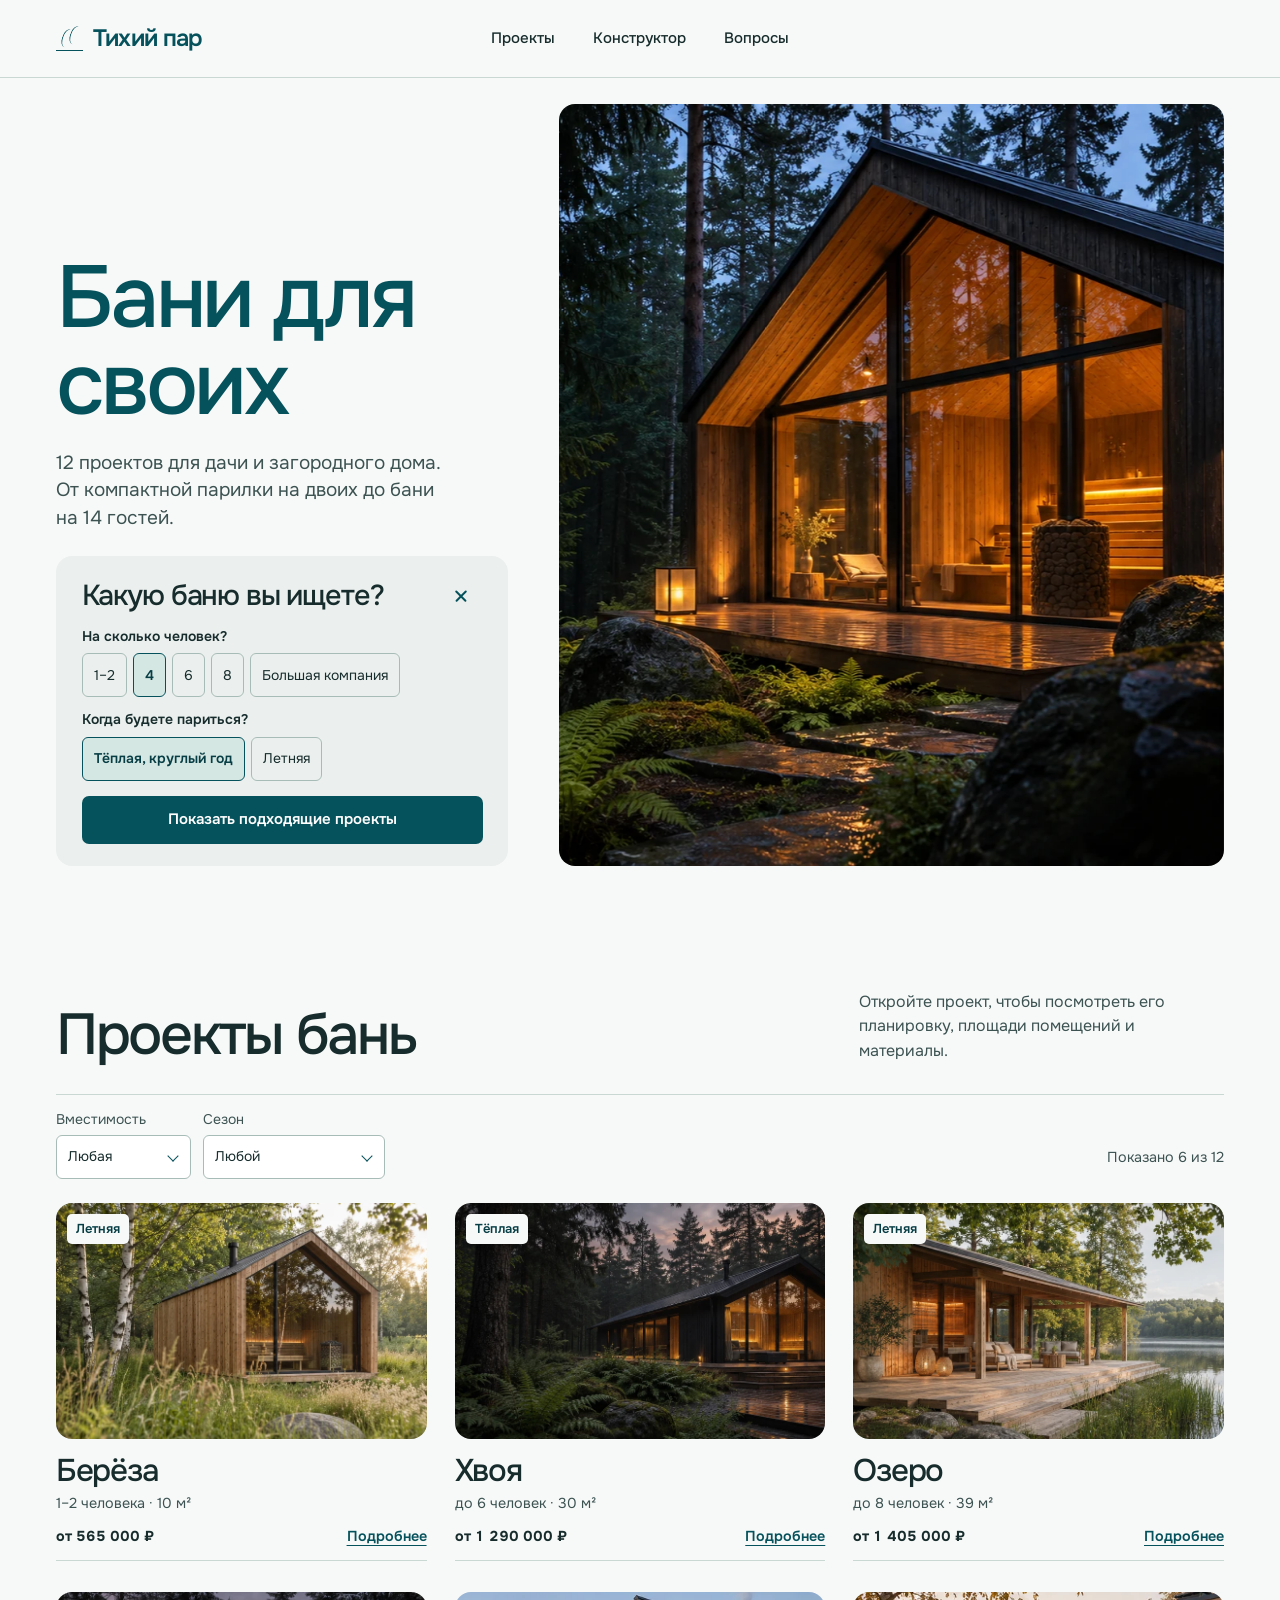
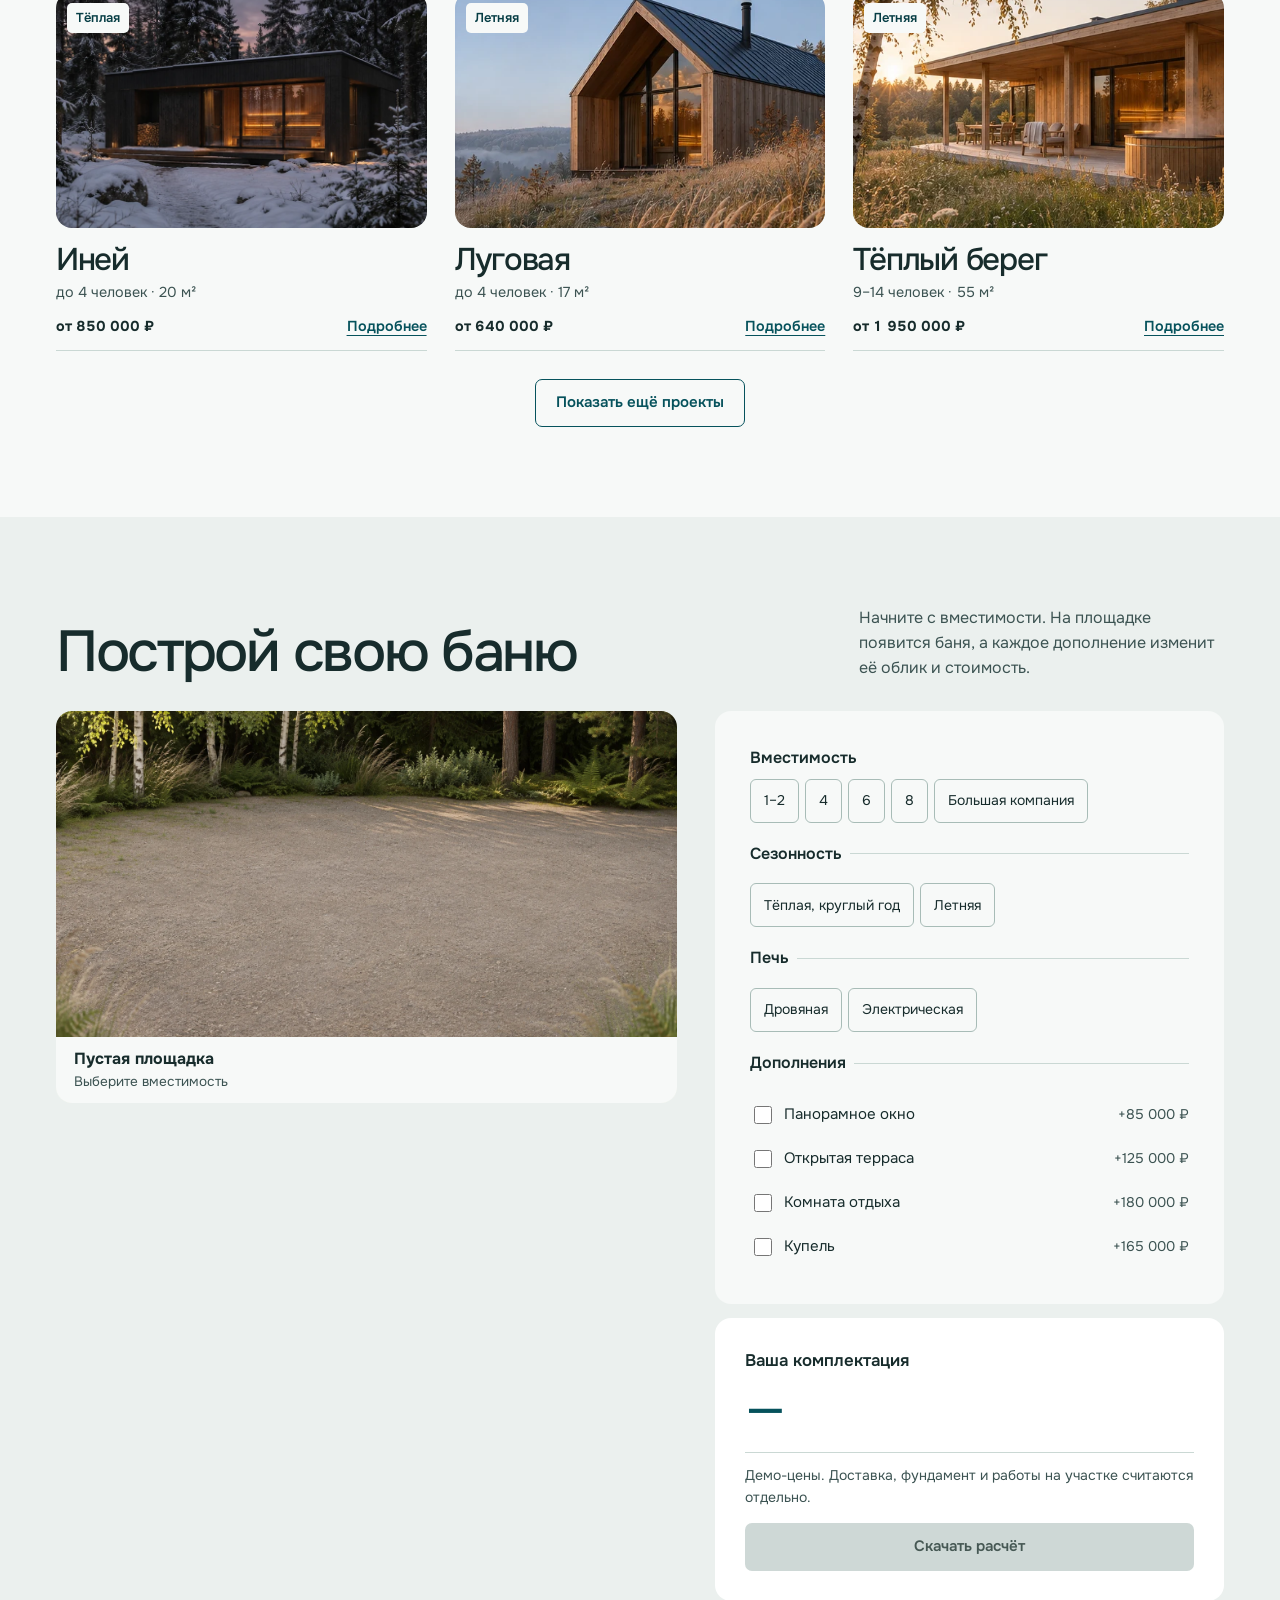
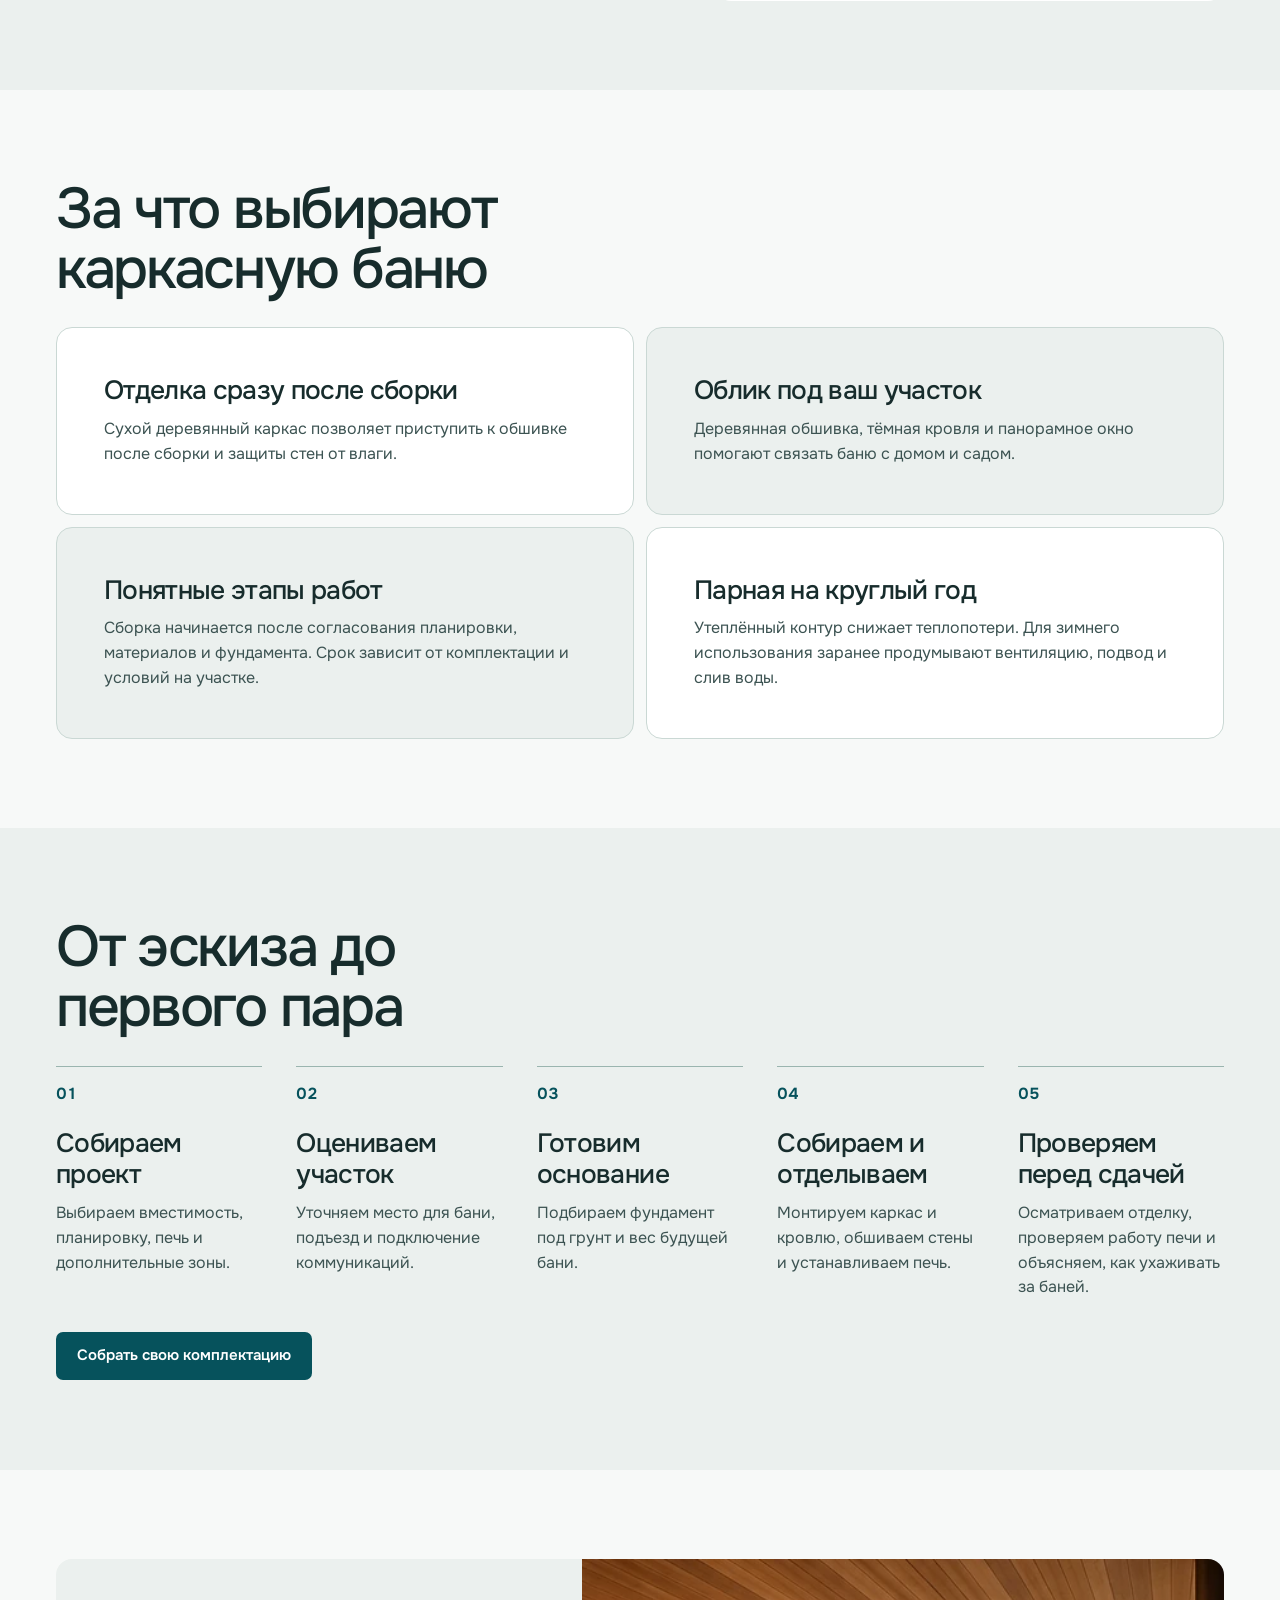
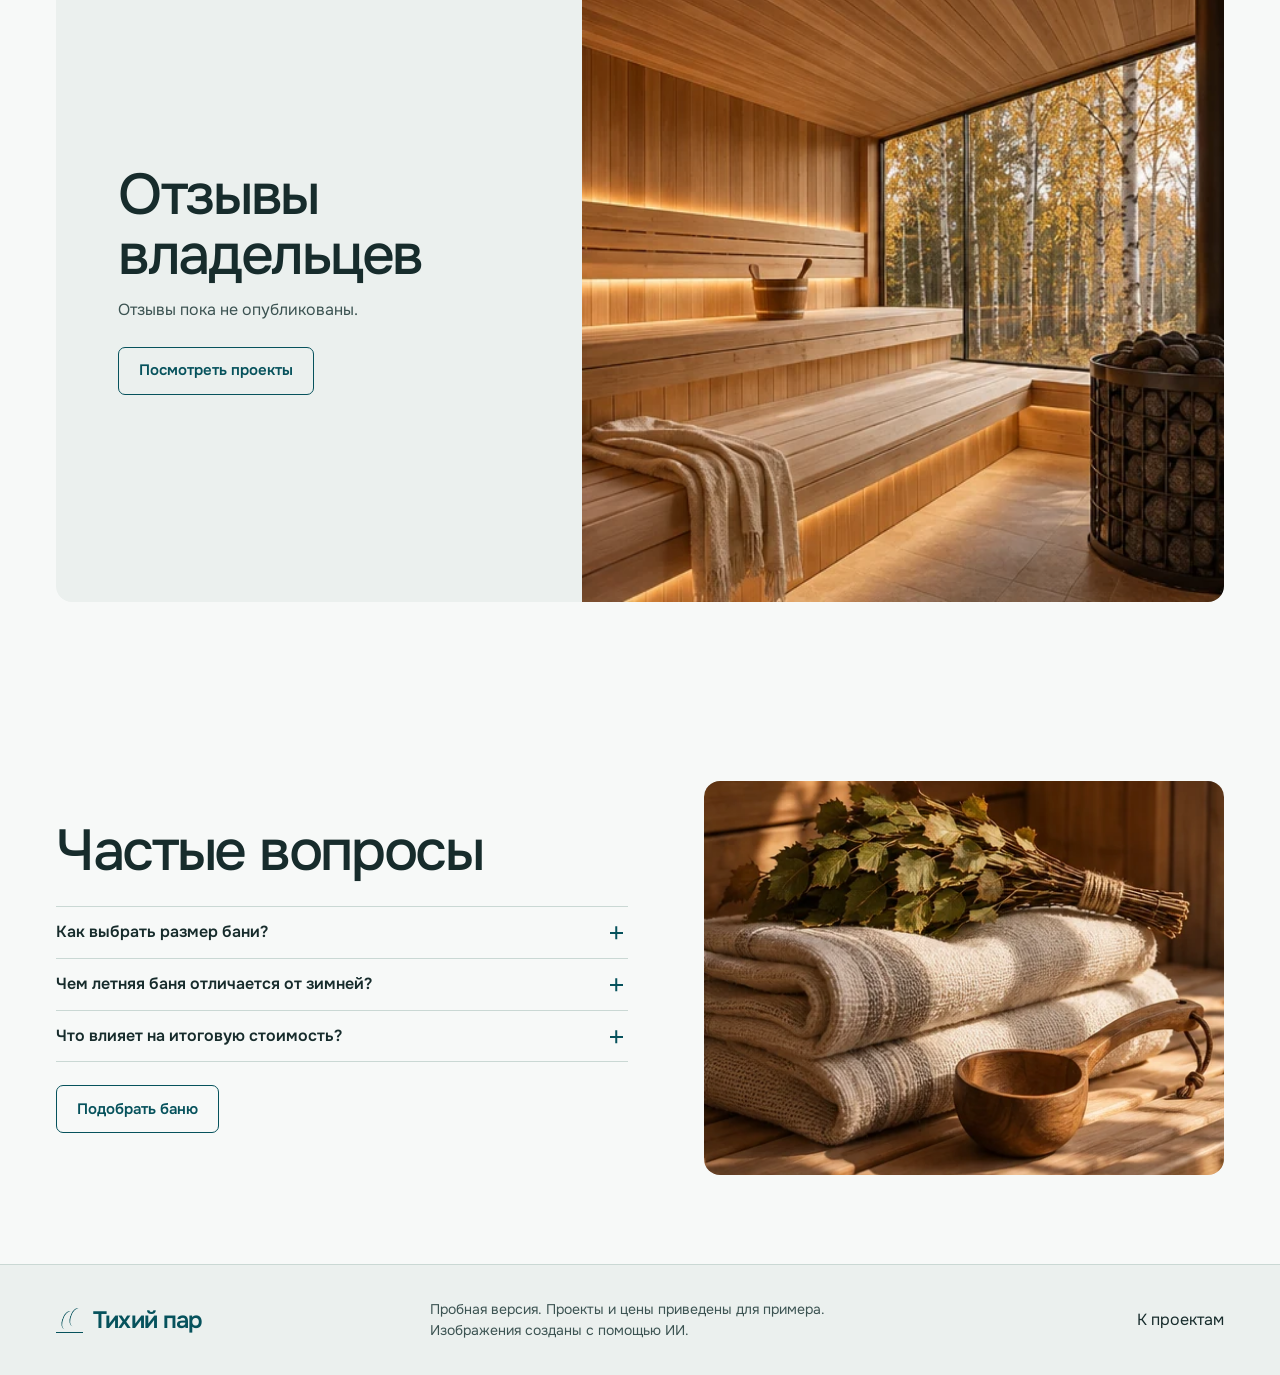
<file: index.html>
<!doctype html>
<html lang="ru" data-type="product" data-radius="soft" data-buttons="solid">
<head>
  <meta charset="utf-8">
  <meta name="viewport" content="width=device-width, initial-scale=1">
  <meta name="theme-color" content="#f7f9f8">
  <meta name="page-type" content="product">
  <meta name="site-kind" content="other">
  <meta name="description" content="Подберите проект бани для дачи, семьи или большой компании и рассчитайте свою комплектацию.">
  <title>Тихий пар — бани для жизни за городом</title>
  <link rel="preconnect" href="https://fonts.googleapis.com">
  <link rel="preconnect" href="https://fonts.gstatic.com" crossorigin>
  <meta property="og:title" content="Тихий пар — проекты загородных бань">
  <meta property="og:description" content="12 проектов с планировками и расчёт стоимости вашей бани.">
  <meta property="og:image" content="https://tihiy-par-banya-studio.vocalmacaw258.chatgpt.site/assets/forest.webp">
  <meta name="twitter:card" content="summary_large_image">
  <link rel="icon" href="assets/mark.svg" type="image/svg+xml">
  <link href="https://fonts.googleapis.com/css2?family=Onest:wght@400;500;600;700&display=swap" rel="stylesheet">
  <link rel="stylesheet" href="styles.css">
  <script src="project-details.js" defer></script>
  <script src="construction.js" defer></script>
  <script src="app.js" defer></script>
</head>
<body>
  <a class="skip-link" href="#top">К содержанию</a>
  <header class="header">
    <div class="shell header-inner">
      <a class="brand" href="#top" aria-label="Тихий пар, на главную"><span class="brand-icon" aria-hidden="true"></span>Тихий пар</a>
      <button class="menu-toggle" type="button" aria-expanded="false" aria-controls="navigation">Меню</button>
      <nav id="navigation" class="navigation" aria-label="Основное меню">
        <a href="#catalog">Проекты</a><a href="#builder">Конструктор</a><a href="#faq">Вопросы</a>
      </nav>
    </div>
  </header>
  <main id="top" tabindex="-1">
    <section class="hero" data-enter aria-labelledby="hero-title">
      <div class="shell wrap hero-inner">
        <div class="hero-copy">
          <h1 id="hero-title">Бани для своих</h1>
          <p class="hero-lead">12 проектов для дачи и загородного дома. От компактной парилки на двоих до бани на 14 гостей.</p>
          <button class="button hero-pick" id="hero-pick" type="button" data-quiz hidden>Открыть подбор</button>
        </div>
        <div class="hero-photo">
          <img src="assets/forest.webp" srcset="assets/forest-small.webp 820w, assets/forest.webp 1672w" sizes="(max-width: 620px) calc(100vw - 34px), 1400px" alt="Деревянная баня с тёплым светом в хвойном лесу" width="1672" height="941" fetchpriority="high">
        </div>
        <aside class="quiz" id="quiz" aria-labelledby="quiz-title">
          <div class="quiz-head"><p id="quiz-title">Какую баню вы ищете?</p><button type="button" id="quiz-close" class="icon-button" aria-label="Закрыть подбор"></button></div>
          <form id="quiz-form">
            <fieldset><legend>На сколько человек?</legend><div class="quiz-options" id="quiz-capacity"></div></fieldset>
            <fieldset><legend>Когда будете париться?</legend><div class="quiz-options" id="quiz-season"></div></fieldset>
            <button class="button button-dark quiz-submit" type="submit">Показать подходящие проекты</button>
          </form>
        </aside>
      </div>
    </section>
    <section class="section shell wrap" id="catalog" aria-labelledby="catalog-title">
      <div class="section-heading">
        <h2 id="catalog-title">Проекты бань</h2>
        <p>Откройте проект, чтобы посмотреть его планировку, площади помещений и материалы.</p>
      </div>
      <form id="filters" class="filters" aria-label="Фильтры каталога">
        <div class="filter-selects"><label>Вместимость<select id="catalog-capacity"></select></label><label>Сезон<select id="catalog-season"></select></label></div>
        <div class="filter-actions"><span id="catalog-count" role="status"></span><button type="reset" class="text-button" id="reset-filters">Сбросить</button></div>
      </form>
      <div id="project-grid" class="project-grid"></div>
      <div class="catalog-more"><button id="catalog-more" class="button button-line" type="button">Показать ещё проекты</button></div>
    </section>
    <section class="builder-section" id="builder" aria-labelledby="builder-title">
      <div class="shell wrap section">
        <div class="section-heading">
          <h2 id="builder-title">Построй свою баню</h2>
          <p>Начните с вместимости. На площадке появится баня, а каждое дополнение изменит её облик и стоимость.</p>
        </div>
        <div class="builder-layout">
          <figure class="build-preview">
            <canvas id="build-scene" width="800" height="420" role="img" aria-label="Пустая площадка для бани"></canvas>
            <figcaption><div><strong id="scene-title">Пустая площадка</strong><span id="scene-detail">Выберите вместимость</span></div><button type="button" id="clear-build" class="text-button" hidden>Начать заново</button></figcaption>
          </figure>
          <div class="build-settings">
          <form id="builder-form" class="builder-form">
            <fieldset><legend>Вместимость</legend><div class="build-options" id="builder-capacity"></div></fieldset>
            <fieldset><legend>Сезонность</legend><div class="build-options" id="builder-season"></div></fieldset>
            <fieldset><legend>Печь</legend><div class="build-options" id="builder-stove"></div></fieldset>
            <fieldset><legend>Дополнения</legend><div class="build-extras" id="builder-extras"></div></fieldset>
          </form>
          <aside class="estimate" aria-label="Предварительный расчёт">
            <div class="estimate-body">
              <h3>Ваша комплектация</h3>
              <p id="estimate-total" class="estimate-total" aria-live="polite" aria-atomic="true"></p>
              <ul id="estimate-items" class="estimate-items"></ul>
              <p class="estimate-note">Демо-цены. Доставка, фундамент и работы на участке считаются отдельно.</p>
              <button id="save-estimate" class="button button-dark" type="button">Скачать расчёт</button>
            </div>
          </aside>
          </div>
        </div>
      </div>
    </section>
    <section class="section shell wrap" id="advantages" aria-labelledby="advantages-title">
      <div class="section-heading build-story-heading">
        <h2 id="advantages-title">За что выбирают каркасную баню</h2>
      </div>
      <div class="advantages-grid">
        <article>
          <h3>Отделка сразу после сборки</h3>
          <p>Сухой деревянный каркас позволяет приступить к обшивке после сборки и защиты стен от влаги.</p>
        </article>
        <article>
          <h3>Облик под ваш участок</h3>
          <p>Деревянная обшивка, тёмная кровля и панорамное окно помогают связать баню с домом и садом.</p>
        </article>
        <article>
          <h3>Понятные этапы работ</h3>
          <p>Сборка начинается после согласования планировки, материалов и фундамента. Срок зависит от комплектации и условий на участке.</p>
        </article>
        <article>
          <h3>Парная на круглый год</h3>
          <p>Утеплённый контур снижает теплопотери. Для зимнего использования заранее продумывают вентиляцию, подвод и слив воды.</p>
        </article>
      </div>
    </section>
    <section class="construction-guide" id="process" aria-labelledby="process-title">
      <div class="section shell wrap">
        <div class="section-heading build-story-heading"><h2 id="process-title">От эскиза до первого пара</h2></div>
        <ol class="process-grid">
          <li><h3>Собираем проект</h3><p>Выбираем вместимость, планировку, печь и дополнительные зоны.</p></li>
          <li><h3>Оцениваем участок</h3><p>Уточняем место для бани, подъезд и подключение коммуникаций.</p></li>
          <li><h3>Готовим основание</h3><p>Подбираем фундамент под грунт и вес будущей бани.</p></li>
          <li><h3>Собираем и отделываем</h3><p>Монтируем каркас и кровлю, обшиваем стены и устанавливаем печь.</p></li>
          <li><h3>Проверяем перед сдачей</h3><p>Осматриваем отделку, проверяем работу печи и объясняем, как ухаживать за баней.</p></li>
        </ol>
        <a class="button button-dark process-action" href="#builder">Собрать свою комплектацию</a>
      </div>
    </section>
    <section class="section shell wrap" id="reviews" aria-labelledby="reviews-title">
      <div class="reviews-panel">
        <div class="reviews-copy">
          <h2 id="reviews-title">Отзывы владельцев</h2>
          <p>Отзывы пока не опубликованы.</p>
          <a class="button button-line" href="#catalog">Посмотреть проекты</a>
        </div>
        <img src="assets/interior.webp" alt="Деревянные полки и мягкий свет в парной" loading="lazy" width="840" height="560">
      </div>
    </section>
    <section class="section shell wrap faq" id="faq" aria-labelledby="faq-title">
      <div>
        <h2 id="faq-title">Частые вопросы</h2>
        <details><summary>Как выбрать размер бани?</summary><p>Ориентируйтесь на число людей, которые будут париться одновременно. Для двоих достаточно компактной парной. Для встреч с друзьями пригодится отдельная комната отдыха.</p></details>
        <details><summary>Чем летняя баня отличается от зимней?</summary><p>Для использования в мороз выбирайте утеплённый вариант. Он дольше удерживает тепло. Если нужна вода зимой, её подвод и слив стоит продумать вместе с планировкой.</p></details>
        <details><summary>Что влияет на итоговую стоимость?</summary><p>Площадь, утепление, печь, остекление и дополнительные зоны. Доставка и подготовка участка зависят от места строительства.</p></details>
        <button class="button button-line faq-action" type="button" data-quiz>Подобрать баню</button>
      </div>
      <div class="faq-photo"><img src="assets/ritual.webp" alt="Льняные полотенца, берёзовый веник и деревянный ковш" loading="lazy" width="840" height="560"></div>
    </section>
  </main>
  <footer class="footer">
    <div class="shell footer-inner">
      <a class="brand" href="#top"><span class="brand-icon" aria-hidden="true"></span>Тихий пар</a>
      <p>Пробная версия. Проекты и цены приведены для примера. Изображения созданы с помощью ИИ.</p>
      <a href="#catalog">К проектам</a>
    </div>
  </footer>
  <dialog id="project-dialog" aria-labelledby="project-title">
    <button id="dialog-close" type="button" class="icon-button dialog-close" aria-label="Закрыть проект"></button>
    <div id="dialog-content"></div>
  </dialog>
</body>
</html>
</file>
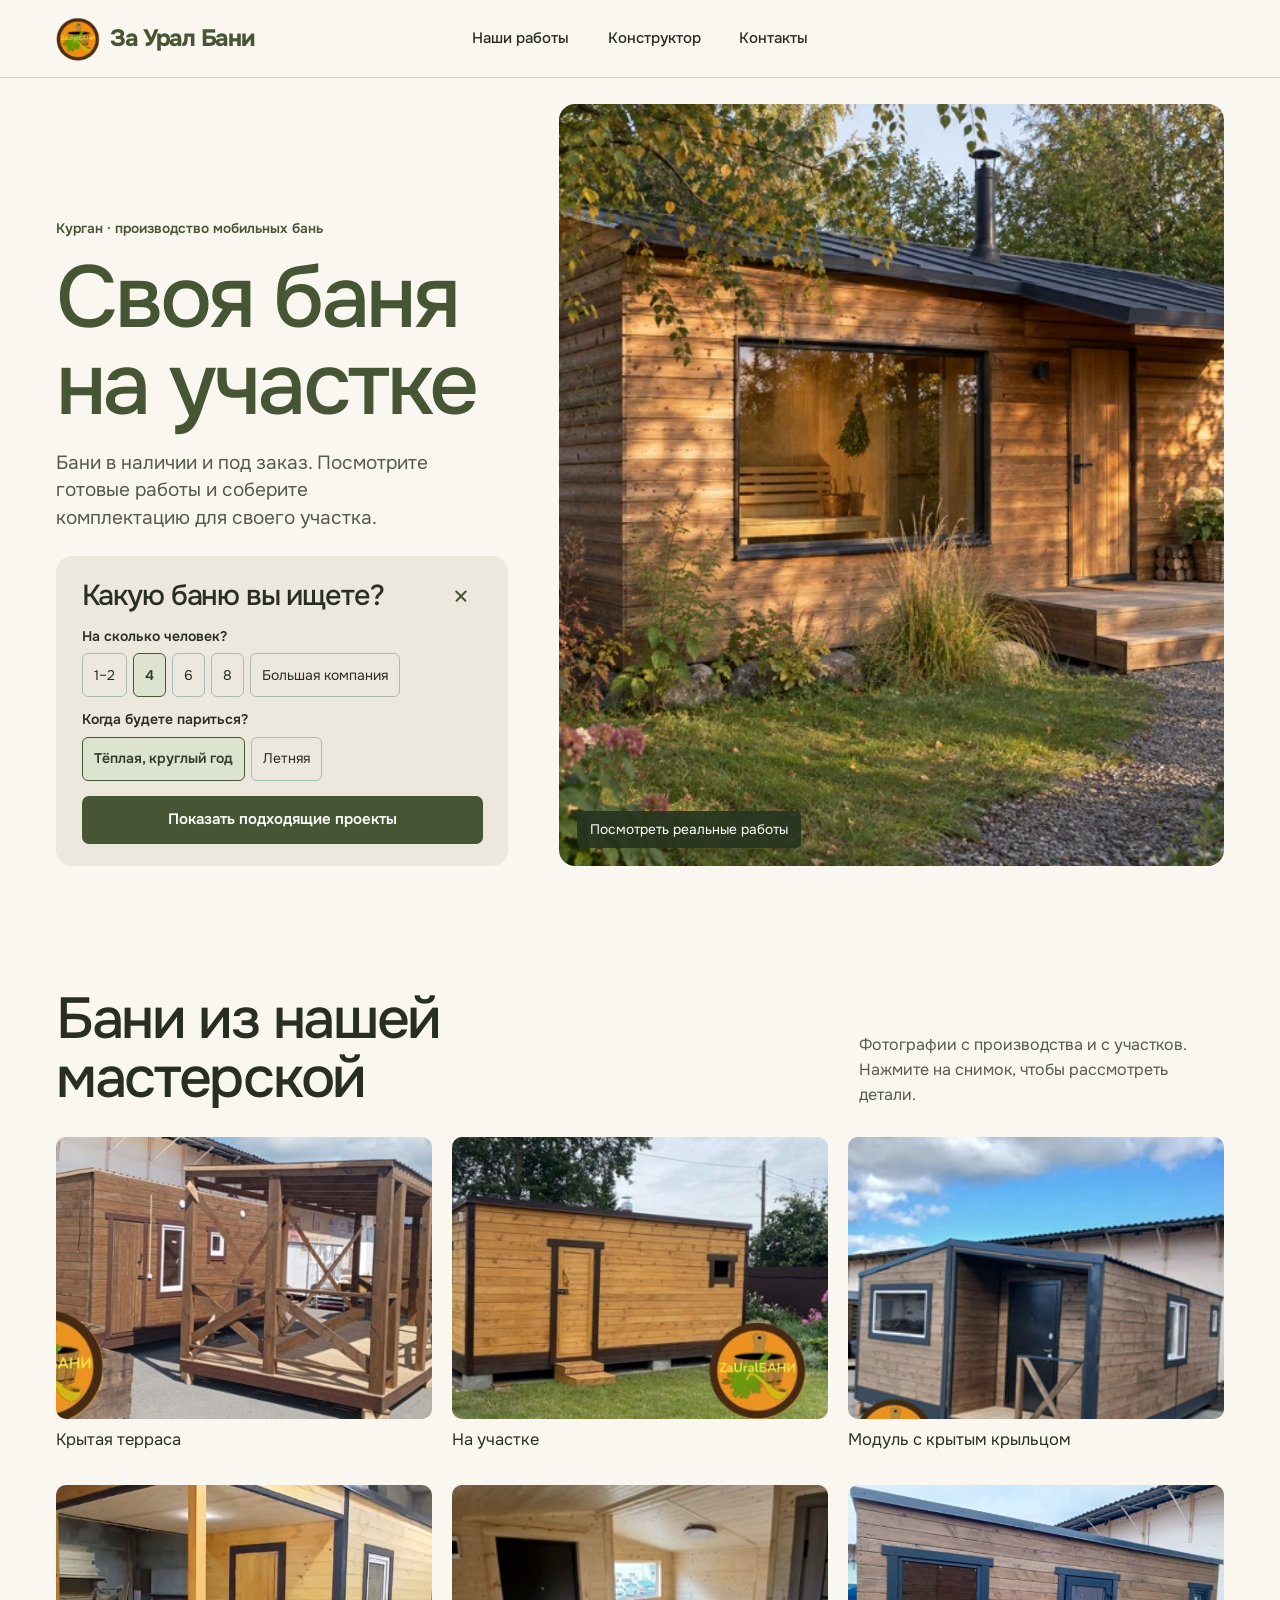
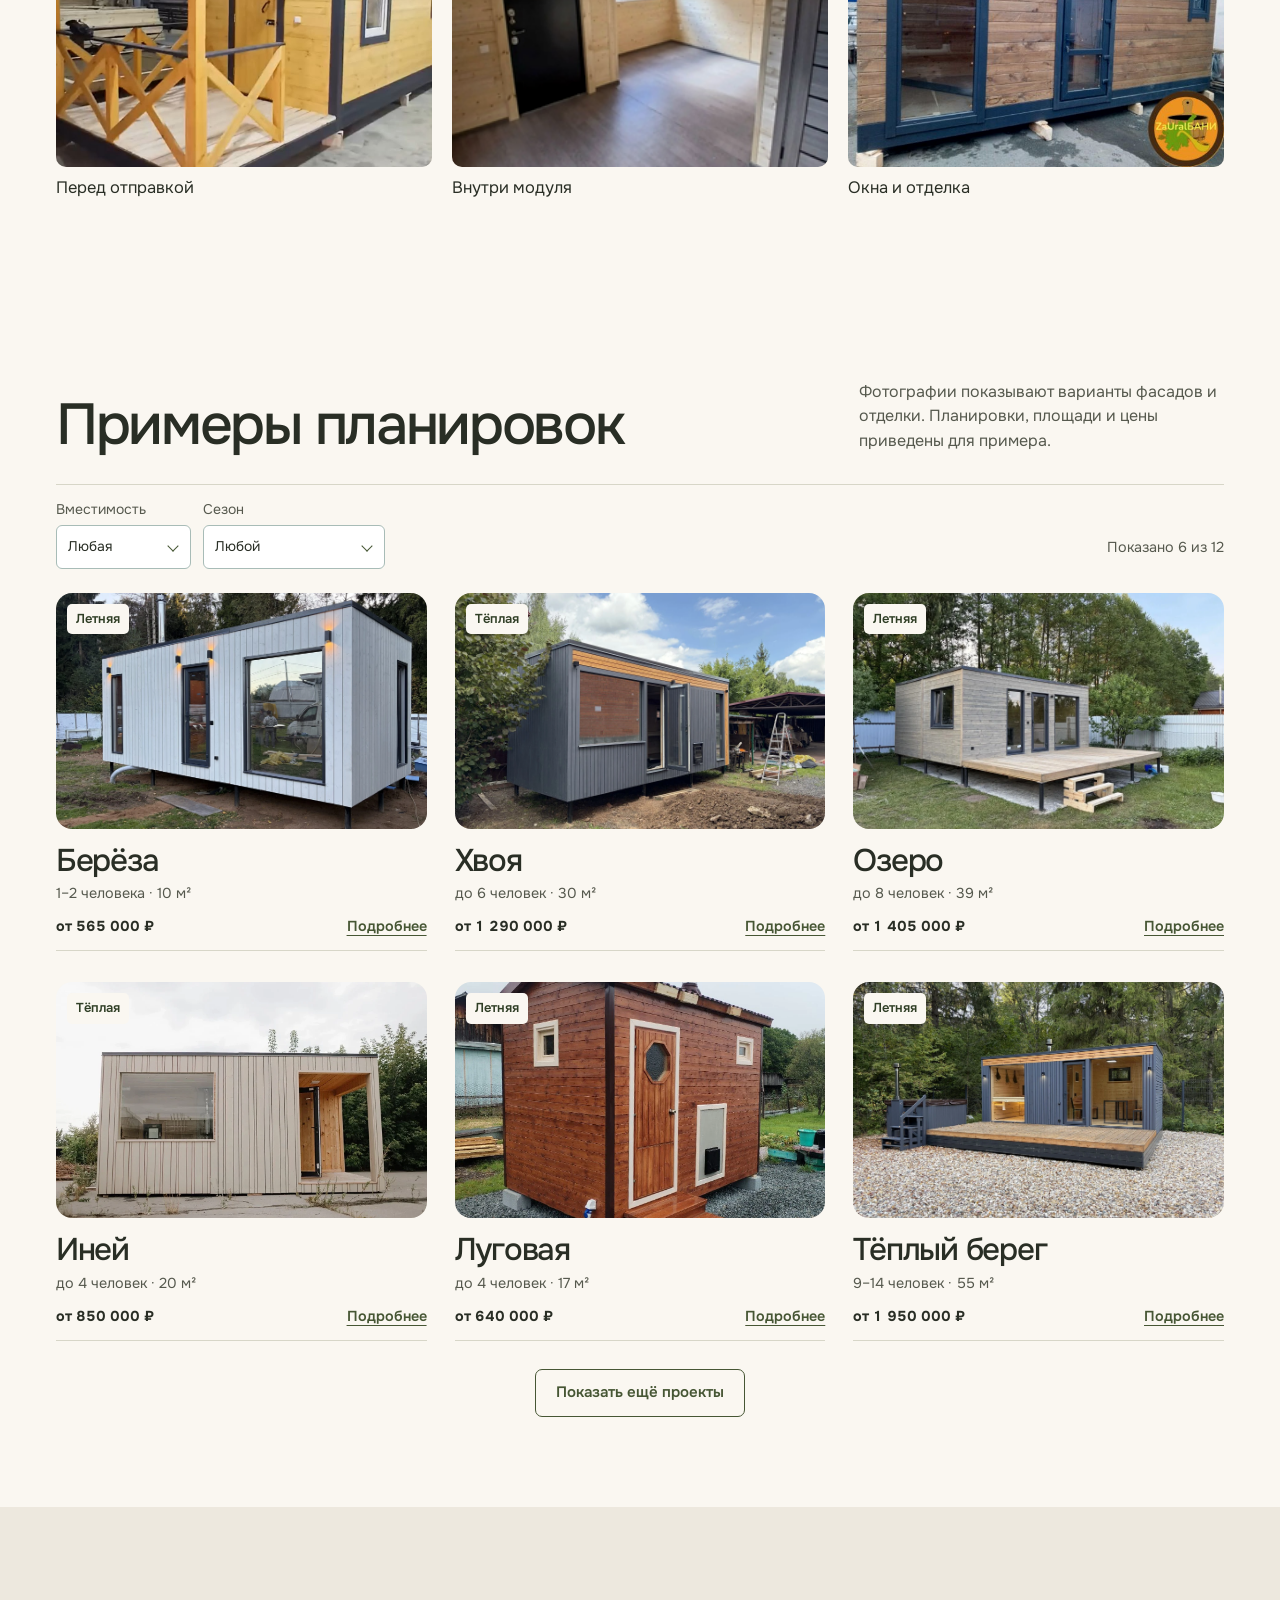
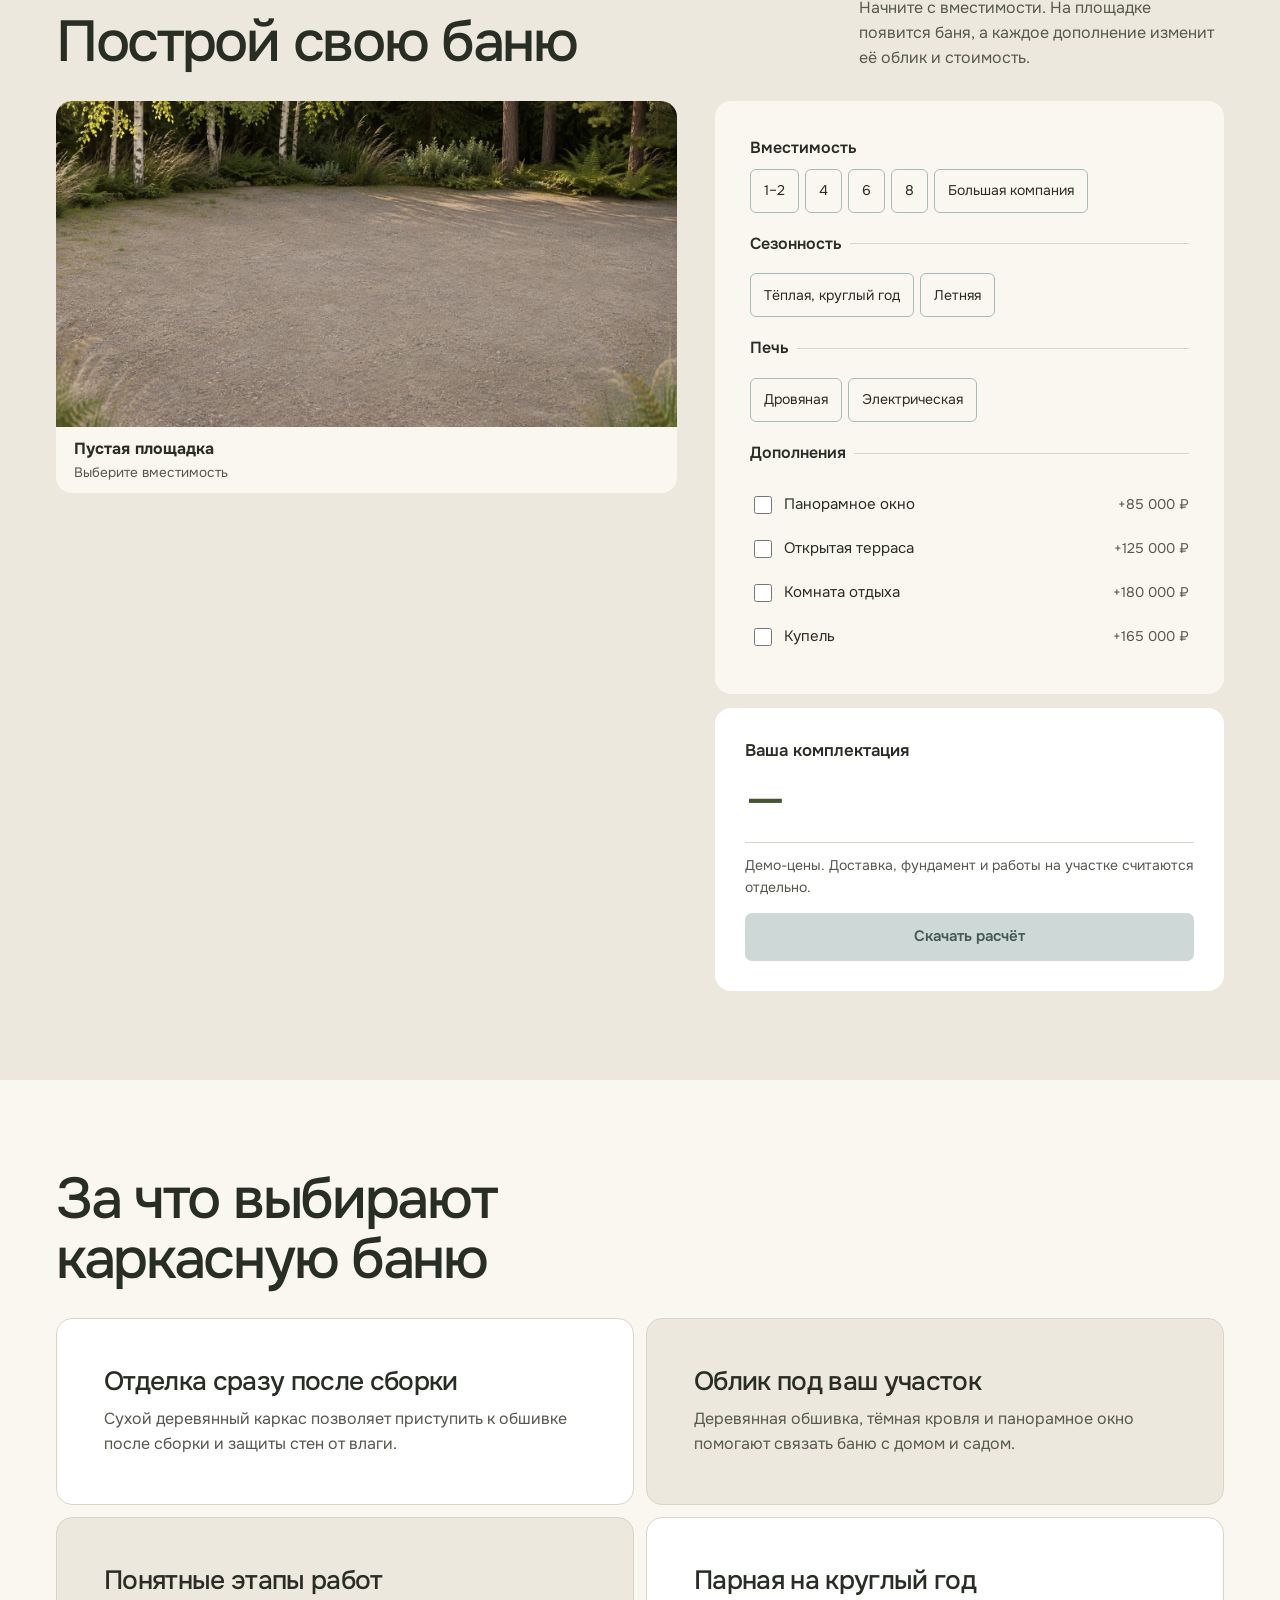
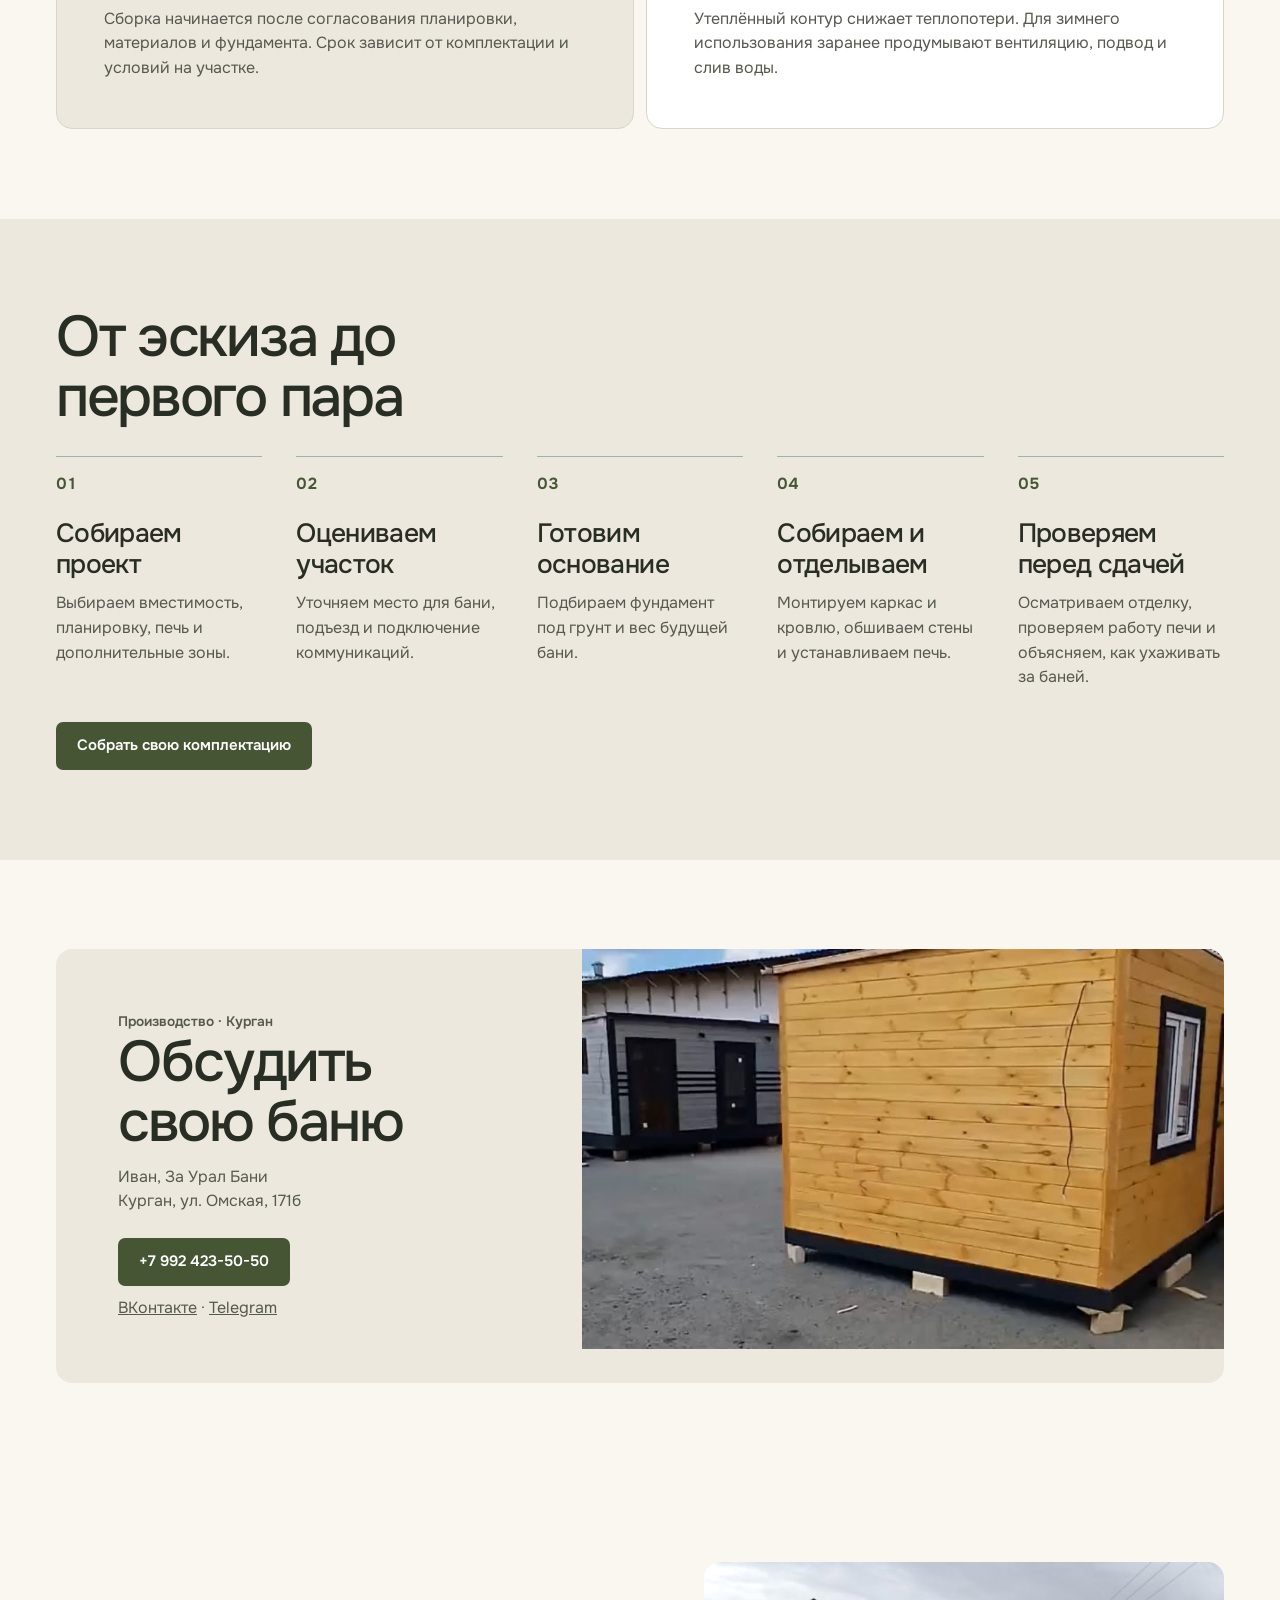
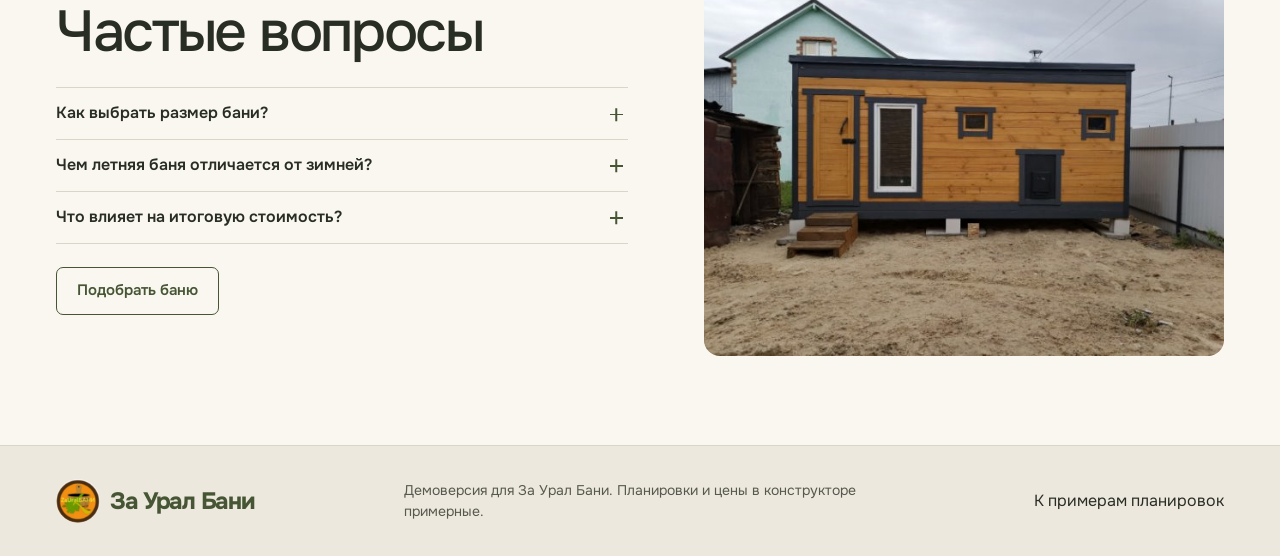
<file: zauralbani/index.html>
<!doctype html>
<html lang="ru" data-type="product" data-radius="soft" data-buttons="solid">
<head>
  <meta charset="utf-8">
  <meta name="viewport" content="width=device-width, initial-scale=1">
  <meta name="theme-color" content="#f7f9f8">
  <meta name="page-type" content="product">
  <meta name="site-kind" content="other">
  <meta name="description" content="Подберите проект бани для дачи, семьи или большой компании и рассчитайте свою комплектацию.">
  <title>За Урал Бани — мобильные бани в Кургане</title>
  <link rel="preconnect" href="https://fonts.googleapis.com">
  <link rel="preconnect" href="https://fonts.gstatic.com" crossorigin>
  <meta property="og:title" content="За Урал Бани — проекты загородных бань">
  <meta property="og:description" content="Мобильные бани из Кургана. Фотографии с производства и предварительный расчёт.">
  <meta property="og:image" content="https://wirerysource570-ship-it.github.io/tihiy-par/zauralbani/photos/examples/garden-cover.webp">
  <meta name="twitter:card" content="summary_large_image">
  <link rel="icon" href="vk-logo.jpg" type="image/jpeg">
  <link href="https://fonts.googleapis.com/css2?family=Onest:wght@400;500;600;700&display=swap" rel="stylesheet">
  <link rel="stylesheet" href="../styles.css">
  <link rel="stylesheet" href="client.css?v=vk-logo">
  <script src="../project-details.js" defer></script>
  <script src="construction.js" defer></script>
  <script src="app.js?v=example-photos" defer></script>
</head>
<body>
  <a class="skip-link" href="#top">К содержанию</a>
  <header class="header">
    <div class="shell header-inner">
      <a class="brand" href="#top" aria-label="За Урал Бани, на главную"><span class="brand-icon" aria-hidden="true"></span>За Урал Бани</a>
      <button class="menu-toggle" type="button" aria-expanded="false" aria-controls="navigation">Меню</button>
      <nav id="navigation" class="navigation" aria-label="Основное меню">
        <a href="#works">Наши работы</a><a href="#builder">Конструктор</a><a href="#contacts">Контакты</a>
      </nav>
    </div>
  </header>
  <main id="top" tabindex="-1">
    <section class="hero" data-enter aria-labelledby="hero-title">
      <div class="shell wrap hero-inner">
        <div class="hero-copy">
          <p class="location">Курган · производство мобильных бань</p><h1 id="hero-title">Своя баня на участке</h1>
          <p class="hero-lead">Бани в наличии и под заказ. Посмотрите готовые работы и соберите комплектацию для своего участка.</p>
          <button class="button hero-pick" id="hero-pick" type="button" data-quiz hidden>Открыть подбор</button>
        </div>
        <div class="hero-photo">
          <img src="photos/examples/garden-cover.webp" srcset="photos/examples/garden-cover-small.webp 720w, photos/examples/garden-cover.webp 1402w" sizes="(max-width: 620px) 100vw, 55vw" alt="Визуализация деревянной бани с панорамным окном среди берёз" fetchpriority="high"><a class="hero-caption" href="#works">Посмотреть реальные работы</a>
        </div>
        <aside class="quiz" id="quiz" aria-labelledby="quiz-title">
          <div class="quiz-head"><p id="quiz-title">Какую баню вы ищете?</p><button type="button" id="quiz-close" class="icon-button" aria-label="Закрыть подбор"></button></div>
          <form id="quiz-form">
            <fieldset><legend>На сколько человек?</legend><div class="quiz-options" id="quiz-capacity"></div></fieldset>
            <fieldset><legend>Когда будете париться?</legend><div class="quiz-options" id="quiz-season"></div></fieldset>
            <button class="button button-dark quiz-submit" type="submit">Показать подходящие проекты</button>
          </form>
        </aside>
      </div>
    </section>
    <section class="section shell wrap" id="works"><div class="section-heading"><h2>Бани из нашей мастерской</h2><p>Фотографии с производства и с участков. Нажмите на снимок, чтобы рассмотреть детали.</p></div><div class="works-grid"><figure><button type="button" class="work-photo" aria-label="Увеличить фото — Крытая терраса"><img loading="lazy" src="photos/terrace.jpg" alt="Деревянная терраса с перекрёстными ограждениями"></button><figcaption>Крытая терраса</figcaption></figure><figure><button type="button" class="work-photo" aria-label="Увеличить фото — На участке"><img loading="lazy" src="photos/garden.jpg" alt="Готовая деревянная баня в саду"></button><figcaption>На участке</figcaption></figure><figure><button type="button" class="work-photo" aria-label="Увеличить фото — Модуль с крытым крыльцом"><img loading="lazy" src="photos/module-porch.webp" alt="Деревянный модуль За Урал Бани с тёмной отделкой и крытым крыльцом"></button><figcaption>Модуль с крытым крыльцом</figcaption></figure><figure><button type="button" class="work-photo" aria-label="Увеличить фото — Перед отправкой"><img loading="lazy" src="photos/porch.jpg" alt="Баня с крыльцом в цехе"></button><figcaption>Перед отправкой</figcaption></figure><figure><button type="button" class="work-photo" aria-label="Увеличить фото — Внутри модуля"><img loading="lazy" src="photos/module-room.webp" alt="Комната с деревянной обшивкой, окном и тёмной входной дверью"></button><figcaption>Внутри модуля</figcaption></figure><figure><button type="button" class="work-photo" aria-label="Увеличить фото — Окна и отделка"><img loading="lazy" src="photos/side.jpg" alt="Деревянный фасад с высокими окнами"></button><figcaption>Окна и отделка</figcaption></figure></div></section>
    <section class="section shell wrap" id="catalog" aria-labelledby="catalog-title">
      <div class="section-heading">
        <h2 id="catalog-title">Примеры планировок</h2>
        <p>Фотографии показывают варианты фасадов и отделки. Планировки, площади и цены приведены для примера.</p>
      </div>
      <form id="filters" class="filters" aria-label="Фильтры каталога">
        <div class="filter-selects"><label>Вместимость<select id="catalog-capacity"></select></label><label>Сезон<select id="catalog-season"></select></label></div>
        <div class="filter-actions"><span id="catalog-count" role="status"></span><button type="reset" class="text-button" id="reset-filters">Сбросить</button></div>
      </form>
      <div id="project-grid" class="project-grid"></div>
      <div class="catalog-more"><button id="catalog-more" class="button button-line" type="button">Показать ещё проекты</button></div>
    </section>
    <section class="builder-section" id="builder" aria-labelledby="builder-title">
      <div class="shell wrap section">
        <div class="section-heading">
          <h2 id="builder-title">Построй свою баню</h2>
          <p>Начните с вместимости. На площадке появится баня, а каждое дополнение изменит её облик и стоимость.</p>
        </div>
        <div class="builder-layout">
          <figure class="build-preview">
            <canvas id="build-scene" width="800" height="420" role="img" aria-label="Пустая площадка для бани"></canvas>
            <figcaption><div><strong id="scene-title">Пустая площадка</strong><span id="scene-detail">Выберите вместимость</span></div><button type="button" id="clear-build" class="text-button" hidden>Начать заново</button></figcaption>
          </figure>
          <div class="build-settings">
          <form id="builder-form" class="builder-form">
            <fieldset><legend>Вместимость</legend><div class="build-options" id="builder-capacity"></div></fieldset>
            <fieldset><legend>Сезонность</legend><div class="build-options" id="builder-season"></div></fieldset>
            <fieldset><legend>Печь</legend><div class="build-options" id="builder-stove"></div></fieldset>
            <fieldset><legend>Дополнения</legend><div class="build-extras" id="builder-extras"></div></fieldset>
          </form>
          <aside class="estimate" aria-label="Предварительный расчёт">
            <div class="estimate-body">
              <h3>Ваша комплектация</h3>
              <p id="estimate-total" class="estimate-total" aria-live="polite" aria-atomic="true"></p>
              <ul id="estimate-items" class="estimate-items"></ul>
              <p class="estimate-note">Демо-цены. Доставка, фундамент и работы на участке считаются отдельно.</p>
              <button id="save-estimate" class="button button-dark" type="button">Скачать расчёт</button>
            </div>
          </aside>
          </div>
        </div>
      </div>
    </section>
    <section class="section shell wrap" id="advantages" aria-labelledby="advantages-title">
      <div class="section-heading build-story-heading">
        <h2 id="advantages-title">За что выбирают каркасную баню</h2>
      </div>
      <div class="advantages-grid">
        <article>
          <h3>Отделка сразу после сборки</h3>
          <p>Сухой деревянный каркас позволяет приступить к обшивке после сборки и защиты стен от влаги.</p>
        </article>
        <article>
          <h3>Облик под ваш участок</h3>
          <p>Деревянная обшивка, тёмная кровля и панорамное окно помогают связать баню с домом и садом.</p>
        </article>
        <article>
          <h3>Понятные этапы работ</h3>
          <p>Сборка начинается после согласования планировки, материалов и фундамента. Срок зависит от комплектации и условий на участке.</p>
        </article>
        <article>
          <h3>Парная на круглый год</h3>
          <p>Утеплённый контур снижает теплопотери. Для зимнего использования заранее продумывают вентиляцию, подвод и слив воды.</p>
        </article>
      </div>
    </section>
    <section class="construction-guide" id="process" aria-labelledby="process-title">
      <div class="section shell wrap">
        <div class="section-heading build-story-heading"><h2 id="process-title">От эскиза до первого пара</h2></div>
        <ol class="process-grid">
          <li><h3>Собираем проект</h3><p>Выбираем вместимость, планировку, печь и дополнительные зоны.</p></li>
          <li><h3>Оцениваем участок</h3><p>Уточняем место для бани, подъезд и подключение коммуникаций.</p></li>
          <li><h3>Готовим основание</h3><p>Подбираем фундамент под грунт и вес будущей бани.</p></li>
          <li><h3>Собираем и отделываем</h3><p>Монтируем каркас и кровлю, обшиваем стены и устанавливаем печь.</p></li>
          <li><h3>Проверяем перед сдачей</h3><p>Осматриваем отделку, проверяем работу печи и объясняем, как ухаживать за баней.</p></li>
        </ol>
        <a class="button button-dark process-action" href="#builder">Собрать свою комплектацию</a>
      </div>
    </section>
    <section class="section shell wrap" id="contacts"><div class="reviews-panel"><div class="reviews-copy"><p class="location">Производство · Курган</p><h2>Обсудить свою баню</h2><p>Иван, За Урал Бани<br>Курган, ул. Омская, 171б</p><a class="button button-dark" href="tel:+79924235050">+7 992 423-50-50</a><p class="channels"><a href="https://vk.ru/id828653023">ВКонтакте</a> · <a href="https://t.me/zauralbani">Telegram</a></p></div><img src="photos/timber.jpg" alt="Деревянный модуль на площадке производства" loading="lazy"></div></section>
    <section class="section shell wrap faq" id="faq" aria-labelledby="faq-title">
      <div>
        <h2 id="faq-title">Частые вопросы</h2>
        <details><summary>Как выбрать размер бани?</summary><p>Ориентируйтесь на число людей, которые будут париться одновременно. Для двоих достаточно компактной парной. Для встреч с друзьями пригодится отдельная комната отдыха.</p></details>
        <details><summary>Чем летняя баня отличается от зимней?</summary><p>Для использования в мороз выбирайте утеплённый вариант. Он дольше удерживает тепло. Если нужна вода зимой, её подвод и слив стоит продумать вместе с планировкой.</p></details>
        <details><summary>Что влияет на итоговую стоимость?</summary><p>Площадь, утепление, печь, остекление и дополнительные зоны. Доставка и подготовка участка зависят от места строительства.</p></details>
        <button class="button button-line faq-action" type="button" data-quiz>Подобрать баню</button>
      </div>
      <div class="faq-photo"><img src="photos/facade.jpg" alt="Готовая баня с деревянной обшивкой" loading="lazy" width="840" height="560"></div>
    </section>
  </main>
  <footer class="footer">
    <div class="shell footer-inner">
      <a class="brand" href="#top"><span class="brand-icon" aria-hidden="true"></span>За Урал Бани</a>
      <p>Демоверсия для За Урал Бани. Планировки и цены в конструкторе примерные.</p>
      <a href="#catalog">К примерам планировок</a>
    </div>
  </footer>
  <dialog id="project-dialog" aria-labelledby="project-title">
    <button id="dialog-close" type="button" class="icon-button dialog-close" aria-label="Закрыть проект"></button>
    <div id="dialog-content"></div>
  </dialog>
  <dialog id="work-view" aria-labelledby="work-caption"><button type="button" class="photo-close" aria-label="Закрыть фото">×</button><figure><img alt=""><figcaption id="work-caption"></figcaption></figure></dialog>
  <script src="photos.js"></script>
</body>
</html>
</file>
<file: styles.css>
:root {
  color-scheme: light;
  --paper: #f7f9f8;
  --surface: #ebf0ee;
  --white: #fff;
  --ink: #172c2c;
  --muted: #3c5352;
  --accent: #06525c;
  --accent-dark: #073e45;
  --selected: #d5e7e3;
  --line: #cad8d4;
  --focus: #18777f;
  --radius: 16px;
  --ease: cubic-bezier(.22, 1, .36, 1);
  --font: Onest, Arial, sans-serif;
}

* { box-sizing: border-box; }
html { scroll-behavior: smooth; accent-color: var(--accent); scrollbar-color: #7b9996 var(--surface); }
body { margin: 0; background: var(--paper); color: var(--ink); font: 1rem/1.55 var(--font); }
::selection { background: var(--selected); color: var(--accent-dark); }
button, select { font: inherit; }
button { cursor: pointer; }
a { color: inherit; text-decoration: none; }
img { max-width: 100%; display: block; }
[hidden] { display: none !important; }
:focus-visible { outline: 3px solid var(--focus); outline-offset: 4px; }
.shell { width: min(100% - 112px, 1328px); margin-inline: auto; }
.skip-link { position: fixed; z-index: 5; inset: 12px auto auto 12px; padding: 10px 14px; background: var(--white); color: var(--accent); transform: translateY(-180%); }
.skip-link:focus { transform: none; }

.header { position: relative; z-index: 2; border-bottom: 1px solid var(--line); }
.header-inner { min-height: 77px; display: grid; grid-template-columns: 1fr auto 1fr; align-items: center; gap: 22px; }
.brand { display: inline-flex; width: fit-content; min-height: 44px; align-items: center; gap: 10px; white-space: nowrap; color: var(--accent); font-size: 1.48rem; font-weight: 600; letter-spacing: -.035em; }
.brand-icon { position: relative; display: inline-block; width: 27px; height: 25px; border-bottom: 1.5px solid currentColor; }
.brand-icon::before, .brand-icon::after { content: ""; position: absolute; width: 10px; height: 19px; border-left: 1.5px solid currentColor; border-radius: 50%; transform: rotate(20deg); inset: 3px auto auto 6px; }
.brand-icon::after { inset: 0 auto auto 14px; }
.navigation { display: flex; align-items: center; gap: clamp(20px, 3vw, 48px); font-size: .94rem; font-weight: 500; }
.navigation a, .footer a, .text-button { text-underline-offset: 5px; }
.navigation a:hover, .footer a:hover, .text-button:hover { text-decoration: underline; }
.menu-toggle { display: none; }

.button { display: inline-flex; min-height: 48px; justify-content: center; align-items: center; padding: 10px 20px; border: 1px solid transparent; border-radius: 7px; text-align: center; font-size: .94rem; font-weight: 600; line-height: 1.3; transition: background .2s, color .2s, transform .21s var(--ease); }
.button-line, .hero-pick { border-color: var(--accent); color: var(--accent); background: transparent; }
.button-line:hover, .hero-pick:hover { background: var(--surface); }
.button-dark { background: var(--accent); color: var(--white); }
.button-dark:hover { background: var(--accent-dark); }
.button:hover { transform: translateY(-2px); }
.button:active { transform: translateY(0); }

h1, h2, h3, p { margin-top: 0; }
h1, h2, h3 { font-weight: 500; letter-spacing: -.04em; }
h1 { max-width: 9ch; color: var(--accent); font-size: clamp(3.35rem, 6.85vw, 6rem); line-height: .99; margin: 0 0 21px; text-wrap: balance; }
h2 { font-size: clamp(2.2rem, 4.5vw, 4.35rem); line-height: 1.04; margin-bottom: 0; text-wrap: balance; }
.hero-inner { min-height: calc(min(900px, 100svh) - 78px); display: grid; grid-template-columns: minmax(0, 4.05fr) minmax(0, 5.95fr); grid-template-rows: 1fr auto; gap: 23px clamp(25px, 4vw, 62px); padding-block: 26px 34px; }
.hero-copy { grid-area: 1 / 1; align-self: end; }
.hero-inner:has(.quiz[hidden]) .hero-copy { align-self: center; }
.hero-lead { color: var(--muted); max-width: 390px; font-size: clamp(1rem, 1.5vw, 1.19rem); line-height: 1.45; margin-bottom: 0; }
.hero-pick { margin-top: 16px; }
.hero-photo { grid-area: 1 / 2 / 3; overflow: hidden; border-radius: var(--radius); position: relative; background: var(--surface); min-height: 545px; }
.hero-photo img { position: absolute; inset: 0; width: 100%; height: 100%; object-fit: cover; object-position: 64% center; }
[data-enter] .hero-photo img { animation: hero-settle .85s var(--ease) both; }
@keyframes hero-settle { from { transform: scale(1.035); } to { transform: scale(1); } }
.quiz { grid-area: 2 / 1; align-self: end; min-width: 0; padding: 18px clamp(14px, 2vw, 26px) 22px; border-radius: var(--radius); background: var(--surface); }
.quiz-head { display: flex; align-items: center; justify-content: space-between; gap: 8px; margin-bottom: 8px; }
#quiz-title { font-size: clamp(1.35rem, 2.25vw, 2.1rem); line-height: 1.12; font-weight: 500; letter-spacing: -.04em; margin: 0; }
.icon-button { border: 1px solid transparent; border-radius: 50%; background: transparent; color: var(--accent); width: 44px; height: 44px; flex: none; position: relative; }
.icon-button::before, .icon-button::after { content: ""; width: 15px; height: 1.5px; background: currentColor; position: absolute; top: 50%; left: 50%; transform: translate(-50%, -50%) rotate(45deg); border-radius: 2px; }
.icon-button::after { transform: translate(-50%, -50%) rotate(-45deg); }
.icon-button:hover { background: var(--selected); }
fieldset { border: 0; padding: 0; margin: 0; min-width: 0; }
legend { padding: 0; font-weight: 600; }
.quiz fieldset { margin-bottom: 12px; }
.quiz legend { font-size: .875rem; margin-bottom: 6px; }
.quiz-options, .build-options { display: flex; flex-wrap: wrap; gap: 6px; }
.chip { position: relative; display: inline-flex; cursor: pointer; max-width: 100%; }
.chip input { position: absolute; opacity: 0; width: 1px; height: 1px; }
.chip span { display: flex; align-items: center; border: 1px solid #a8bcb7; border-radius: 6px; padding: 6px 11px; font-size: .875rem; min-height: 44px; line-height: 1.25; transition: background .18s, border-color .18s; }
.chip:hover span { border-color: var(--accent); }
.chip input:checked + span { background: var(--selected); border-color: var(--accent); color: var(--accent-dark); font-weight: 600; }
.chip input:focus-visible + span { outline: 2px solid var(--focus); outline-offset: 2px; }
.quiz-submit { width: 100%; margin-top: 3px; }

.section { padding-block: clamp(68px, 7vw, 112px); }
.section-heading { display: grid; grid-template-columns: minmax(0, 1.6fr) minmax(0, 1fr); align-items: end; gap: 25px; margin-bottom: 28px; }
.section-heading > p { margin: 0 0 2px; max-width: 365px; justify-self: end; color: var(--muted); }
.filters { display: flex; justify-content: space-between; align-items: end; gap: 10px 16px; flex-wrap: wrap; padding-block: 14px 24px; border-top: 1px solid var(--line); }
.filter-selects, .filter-actions { display: flex; flex-wrap: wrap; align-items: end; gap: 12px; }
.filter-actions { align-items: center; min-height: 44px; color: var(--muted); font-size: .9rem; }
.filters label { position: relative; display: grid; gap: 4px; font-size: .875rem; color: var(--muted); }
.filters label::after { content: ""; width: 7px; height: 7px; border-right: 1.5px solid var(--accent); border-bottom: 1.5px solid var(--accent); transform: rotate(45deg); position: absolute; right: 14px; bottom: 19px; pointer-events: none; }
select { appearance: none; min-height: 44px; border: 1px solid #a8bcb7; color: var(--ink); border-radius: 6px; background: var(--white); padding: 5px 33px 5px 11px; cursor: pointer; }
.text-button { min-height: 44px; background: transparent; border: 0; color: var(--accent); padding: 3px 6px; font-weight: 600; }
.project-grid { display: grid; grid-template-columns: repeat(3, minmax(0, 1fr)); column-gap: clamp(13px, 2.2vw, 34px); row-gap: 31px; }
.card { border-bottom: 1px solid var(--line); min-width: 0; transition: transform .22s var(--ease); }
.card-button { width: 100%; display: block; text-align: left; background: transparent; border: 0; color: inherit; padding: 0 0 8px; }
.card-media { position: relative; overflow: hidden; border-radius: var(--radius); background: var(--surface); }
.card-media img { width: 100%; aspect-ratio: 1.57; height: auto; object-fit: cover; transition: transform .35s var(--ease); }
.card:hover { transform: translateY(-2px); }
.card-button:hover img { transform: scale(1.028); }
.card-tag { position: absolute; left: 11px; top: 11px; background: var(--paper); color: var(--accent-dark); padding: 5px 9px; border-radius: 5px; font-size: .81rem; font-weight: 600; }
.card-body { padding: 14px 0 5px; }
.card-body h3 { font-size: clamp(1.5rem, 2.45vw, 2.25rem); margin: 0 0 3px; line-height: 1.15; }
.card-info { color: var(--muted); margin: 0 0 11px; font-size: .9rem; }
.card-bottom { display: flex; justify-content: space-between; align-items: center; gap: 7px; flex-wrap: wrap; font-size: .9rem; }
.card-bottom strong, .estimate-total, dd { font-variant-numeric: tabular-nums; }
.card-bottom span { color: var(--accent); font-weight: 600; text-decoration: underline; text-underline-offset: 4px; }
.catalog-more { margin-top: 28px; text-align: center; }
.catalog-empty { grid-column: 1 / -1; padding: 22px; background: var(--surface); color: var(--muted); margin: 0; border-radius: var(--radius); }

.builder-section { background: var(--surface); }
.build-preview { position: static; align-self: start; margin: 0; overflow: hidden; background: #edf0e5; border-radius: var(--radius); }
.build-preview canvas { width: 100%; height: auto; display: block; aspect-ratio: 800 / 420; }
.build-preview figcaption { display: flex; align-items: center; justify-content: space-between; gap: 8px; min-height: 66px; padding: 10px 18px; background: var(--paper); }
.build-preview figcaption strong, .build-preview figcaption span { display: block; }
.build-preview figcaption span { font-size: .85rem; color: var(--muted); }
.build-preview .text-button { font-size: .85rem; }
.build-settings { display: grid; gap: 14px; min-width: 0; }
.estimate button:disabled { background: #ced8d6; color: #465854; cursor: default; transform: none; }
.builder-layout { display: grid; grid-template-columns: minmax(0, 1.22fr) minmax(0, 1fr); gap: clamp(16px, 3vw, 40px); align-items: start; }
.builder-form { background: var(--paper); border-radius: var(--radius); padding: clamp(17px, 3vw, 35px); }
.builder-form fieldset + fieldset { border-top: 1px solid var(--line); margin-top: 19px; padding-top: 9px; }
.builder-form legend { font-size: 1rem; margin-bottom: 8px; padding-right: 8px; }
.builder-form .chip span { padding-inline: 13px; }
.build-extras { display: grid; }
.extra { display: flex; gap: 9px; align-items: center; min-height: 44px; padding: 6px 0; font-size: .94rem; cursor: pointer; }
.extra input { width: 18px; height: 18px; flex: none; }
.extra small { margin-left: auto; font-size: .875rem; color: var(--muted); white-space: nowrap; }
.estimate { background: var(--white); border-radius: var(--radius); overflow: hidden; }
.estimate > img { width: 100%; height: clamp(155px, 17vw, 225px); object-fit: cover; object-position: 50% 57%; }
.estimate-body { padding: clamp(16px, 2.6vw, 30px); }
.estimate-body h3 { font-size: 1.05rem; letter-spacing: 0; margin-bottom: 4px; font-weight: 600; }
.estimate-total { color: var(--accent); font-size: clamp(2rem, 4.2vw, 3.65rem); letter-spacing: -.04em; line-height: 1.12; margin-bottom: 13px; }
.estimate-items { list-style: none; padding: 0; margin: 0 0 14px; color: var(--muted); }
.estimate-items li { display: flex; justify-content: space-between; gap: 10px; font-size: .875rem; line-height: 1.7; }
.estimate-items li span:last-child { white-space: nowrap; }
.estimate-note { border-top: 1px solid var(--line); padding-top: 12px; color: var(--muted); font-size: .875rem; }
.estimate-body .button { width: 100%; }

.faq { display: grid; grid-template-columns: minmax(0, 1.1fr) minmax(0, 1fr); gap: clamp(23px, 6vw, 84px); align-items: center; }
.faq-photo img { width: 100%; height: auto; aspect-ratio: 1.32; object-fit: cover; border-radius: var(--radius); }
.faq h2 { margin-bottom: 24px; }
details { border-top: 1px solid var(--line); }
details:last-of-type { border-bottom: 1px solid var(--line); }
summary { cursor: pointer; font-weight: 600; padding: 13px 26px 13px 0; position: relative; list-style: none; }
summary::-webkit-details-marker { display: none; }
summary::before, summary::after { content: ""; position: absolute; inset: 50% 5px auto auto; width: 13px; height: 1.5px; background: var(--accent); }
summary::after { transform: rotate(90deg); }
details[open] summary::after { visibility: hidden; }
details p { color: var(--muted); margin: 0 0 14px; }
.faq-action { margin-top: 23px; }
.footer { border-top: 1px solid var(--line); background: var(--surface); color: var(--ink); }
.footer-inner { display: flex; justify-content: space-between; align-items: center; gap: 22px; padding-block: 33px; }
.footer p { margin: 0; color: var(--muted); font-size: .875rem; max-width: 480px; }
.footer a:last-child { display: inline-flex; align-items: center; min-height: 44px; white-space: nowrap; }

dialog { width: min(680px, calc(100% - 20px)); max-height: calc(100% - 20px); padding: 0; border: 0; border-radius: var(--radius); background: var(--white); color: var(--ink); overflow: hidden; }
dialog::backdrop { background: #102726a8; }
.dialog-close { position: absolute; top: 10px; right: 10px; z-index: 1; background: var(--paper); border-color: var(--line); touch-action: manipulation; }
#dialog-content { max-height: calc(100vh - 20px); max-height: calc(100dvh - 20px); overflow-y: auto; overscroll-behavior: contain; }
.project-gallery { touch-action: pan-y pinch-zoom; user-select: none; overflow: hidden; background: var(--surface); }
.gallery-slide { width: 100%; aspect-ratio: 1.87; max-height: 365px; }
.dialog-photo { width: 100%; height: 100%; object-fit: cover; }
.plan-slide { display: grid; place-items: center; background: var(--surface); }
.plan-drawing { width: 100%; height: 100%; display: block; }
.gallery-controls { display: flex; gap: 7px; padding: 9px 18px; border-bottom: 1px solid var(--line); justify-content: center; background: var(--paper); }
.gallery-controls button { padding: 5px 14px; min-height: 44px; background: transparent; color: var(--accent); border: 1px solid #a8bcb7; border-radius: 6px; font-size: .9rem; }
.gallery-controls button[aria-pressed="true"] { background: var(--selected); border-color: var(--accent); font-weight: 600; }
.dialog-body { padding: clamp(16px, 4vw, 28px); }
.dialog-body h2 { font-size: clamp(2rem, 4vw, 3.2rem); margin-bottom: 8px; }
.dialog-body .card-info { margin-block: 0 10px; }
.project-spec { margin-bottom: 20px; }
.project-spec h3 { margin: 0 0 8px; font-size: 1.39rem; }
.spec-list { margin: 0; font-size: .9rem; }
.spec-list > div { display: flex; justify-content: space-between; gap: 14px; border-top: 1px solid var(--line); padding-block: 8px; }
.spec-list dd { margin: 0; white-space: nowrap; }
.spec-total { font-weight: 600; }
.materials-list > div { display: grid; grid-template-columns: minmax(100px, 1fr) minmax(0, 3fr); }
.materials-list dt, .project-note { color: var(--muted); }
.materials-list dd { white-space: normal; }
.project-note { font-size: .875rem; }

@media (max-width: 1080px) {
  .shell { width: calc(100% - 72px); }
  .hero-inner { min-height: auto; grid-template-columns: minmax(0, 1fr) minmax(0, 1.17fr); }
  .hero-photo { min-height: 560px; }
}

@media (max-width: 830px) {
  .shell { width: calc(100% - 42px); }
  .hero-inner { grid-template-columns: minmax(0, 1fr) minmax(0, 1.02fr); gap: 17px; }
  .hero-photo { min-height: 515px; }
  .hero-copy h1 { font-size: clamp(3.25rem, 8vw, 4.2rem); }
  .quiz { padding: 12px 14px 15px; }
  .project-grid { grid-template-columns: repeat(2, minmax(0, 1fr)); }
}

@media (max-width: 620px) {
  .shell { width: calc(100% - 34px); }
  .header-inner { min-height: 63px; display: flex; justify-content: space-between; gap: 10px; }
  .brand { font-size: 1.33rem; }
  .navigation { display: none; position: absolute; inset: 100% 0 auto; flex-direction: column; align-items: stretch; gap: 0; background: var(--paper); padding: 9px 17px; border-bottom: 1px solid var(--line); }
  .navigation.open { display: flex; }
  .navigation a { display: flex; align-items: center; min-height: 48px; padding: 5px 8px; }
  .menu-toggle { display: block; border: 0; background: transparent; color: var(--accent); padding: 8px 0 8px 8px; min-height: 44px; font-weight: 600; }
  .hero-inner { grid-template-columns: 1fr; grid-template-rows: auto; gap: 15px; padding-block: 25px 27px; }
  .hero-copy { grid-area: auto; }
  .hero-copy h1 { max-width: none; font-size: clamp(2.85rem, 11vw, 4.1rem); margin-bottom: 9px; text-wrap: initial; }
  .hero-lead { max-width: 360px; }
  .hero-photo { grid-area: auto; min-height: 0; aspect-ratio: 1.95; }
  .hero-photo img { object-position: 62% 54%; }
  .quiz { grid-area: auto; }
  .section { padding-block: 55px; }
  .section-heading { grid-template-columns: 1fr; gap: 12px; }
  .section-heading > p { justify-self: start; }
  .filter-selects { width: 100%; align-items: stretch; gap: 7px; }
  .filter-selects label { min-width: 0; flex: 1; }
  .filter-selects select { width: 100%; text-overflow: ellipsis; }
  .filters { padding-bottom: 17px; }
  .filter-actions { min-height: 0; }
  .project-grid, .builder-layout, .faq { grid-template-columns: 1fr; }
  .card-body { padding-block: 11px 4px; }
  .catalog-more .button { width: 100%; }
  .footer-inner { flex-wrap: wrap; padding-block: 23px; gap: 14px; }
  .footer-inner p { order: 3; }
}

@media (max-width: 365px) {
  .shell { width: calc(100% - 26px); }
  .hero-copy h1 { font-size: 2.55rem; }
  .quiz { padding-inline: 11px; }
  .quiz-options { gap: 5px; }
  .quiz .chip span { padding-inline: 7px; }
  .extra { font-size: .88rem; }
}

@media (max-width: 365px) and (max-height: 690px) {
  .hero-inner { padding-block: 18px 22px; gap: 10px; }
  .hero-photo { aspect-ratio: 2.45; }
  .quiz-head { margin-bottom: 4px; }
  .quiz fieldset { margin-bottom: 8px; }
}

@media (prefers-reduced-motion: reduce) {
  html { scroll-behavior: auto; }
  *, *::before, *::after { animation: none !important; transition: none !important; }
  .button:hover, .card:hover, .card-button:hover img { transform: none; }
}
@media (max-width: 620px) {
  .build-preview figcaption { min-height: 48px; padding: 4px 12px; }
}

.build-story-heading h2 { max-width: 18ch; }
.advantages-grid {
  display: grid;
  grid-template-columns: repeat(2, minmax(0, 1fr));
  gap: 12px;
}
.advantages-grid article {
  padding: clamp(22px, 4vw, 47px);
  border: 1px solid var(--line);
  border-radius: var(--radius);
  background: var(--white);
}
.advantages-grid article:nth-child(2), .advantages-grid article:nth-child(3) { background: var(--surface); }
.advantages-grid h3, .process-grid h3 {
  margin: 0 0 10px;
  font-size: clamp(1.12rem, 2.3vw, 1.65rem);
  line-height: 1.2;
  letter-spacing: -.025em;
}
.advantages-grid p, .process-grid p, .reviews-copy p { margin: 0; color: var(--muted); }
.advantages-grid p { max-width: 45ch; }
.construction-guide { background: var(--surface); }
.process-grid {
  display: grid;
  grid-template-columns: repeat(5, minmax(0, 1fr));
  gap: clamp(16px, 3vw, 34px);
  list-style: none;
  counter-reset: construction-step;
  padding: 0;
  margin: 0;
}
.process-grid li { counter-increment: construction-step; border-top: 1px solid #9ab5af; padding-top: 15px; }
.process-grid li::before {
  content: counter(construction-step, decimal-leading-zero);
  display: block;
  margin-bottom: 21px;
  color: var(--accent);
  font-variant-numeric: tabular-nums;
  font-weight: 650;
}
.process-action { margin-top: 32px; }
.reviews-panel {
  display: grid;
  grid-template-columns: minmax(0, .9fr) minmax(0, 1.1fr);
  align-items: stretch;
  overflow: hidden;
  border-radius: var(--radius);
  background: var(--surface);
}
.reviews-copy { align-self: center; padding: clamp(24px, 5vw, 62px); }
.reviews-copy h2 { margin-top: 0; margin-bottom: 12px; }
.reviews-copy a { margin-top: 24px; }
.reviews-panel img { width: 100%; height: 100%; min-height: 260px; object-fit: cover; }
@media (max-width: 960px) {
  .process-grid { grid-template-columns: repeat(3, minmax(0, 1fr)); }
}
@media (max-width: 620px) {
  .advantages-grid, .process-grid, .reviews-panel { grid-template-columns: 1fr; }
  .process-grid li { display: grid; grid-template-columns: 2.2rem minmax(0, 1fr); column-gap: 12px; }
  .process-grid li::before { grid-row: span 2; margin: 0; }
  .process-grid h3 { margin-bottom: 4px; }
  .reviews-panel img { min-height: 0; aspect-ratio: 3 / 2; }
}
</file>
<file: zauralbani/client.css>
:root { --paper:#faf7f1; --surface:#ede8de; --ink:#292e25; --muted:#56594e; --accent:#465634; --accent-dark:#303f26; --selected:#dce4cf; --line:#d7d6c8; }
.brand { font-weight:750; letter-spacing:-.055em; }
.brand-icon { border:0; width:44px; height:44px; border-radius:50%; background:url(vk-logo.jpg) center/contain no-repeat; }
.brand-icon::after,.brand-icon::before { display:none; }
.location { font-size:.86rem; font-weight:600; color:var(--accent); margin-bottom:16px; }
.hero-photo img { object-position:50% 49%; filter:saturate(.87) contrast(1.045); }
.hero-caption { position:absolute; bottom:18px; left:18px; padding:8px 13px; background:#263420e8; color:white; border-radius:5px; font-size:.86rem; }
.hero-copy h1 { max-width:10ch; }
.works-grid { display:grid; grid-template-columns:repeat(3,minmax(0,1fr)); gap:32px 20px; }
.works-grid figure,#work-view figure { margin:0; }
.work-photo { display:block; width:100%; padding:0; border:0; border-radius:10px; overflow:hidden; background:var(--surface); cursor:zoom-in; }
.work-photo img { width:100%; aspect-ratio:4/3; object-fit:cover; filter:saturate(.88) contrast(1.035); }
.works-grid figcaption { padding-top:8px; font-size:1.03rem; }
#contacts .reviews-panel img { max-height:400px; object-position:50% 45%; }
.channels a { margin-top:10px; display:inline-block; text-decoration:underline; }
#work-view { padding:12px; max-width:94vw; border:0; border-radius:12px; background:var(--paper); }
#work-view::backdrop { background:#20231ee0; }
#work-view img { width:auto; height:auto; max-width:85vw; max-height:78svh; margin:auto; }
#work-view figcaption { padding:8px 2px 0; }
.photo-close { position:absolute; right:10px; top:10px; background:white; border:0; border-radius:50%; width:44px; height:44px; font-size:25px; }
@media(max-width:850px){.works-grid{grid-template-columns:repeat(2,minmax(0,1fr));gap:20px 12px;}}
@media(max-width:450px){.works-grid{grid-template-columns:1fr;}.hero-caption{bottom:9px;left:9px;}.location{margin-bottom:8px;}}
#work-view img, #contacts .reviews-panel img, .faq-photo img { filter:saturate(.88) contrast(1.035); }
</file>
